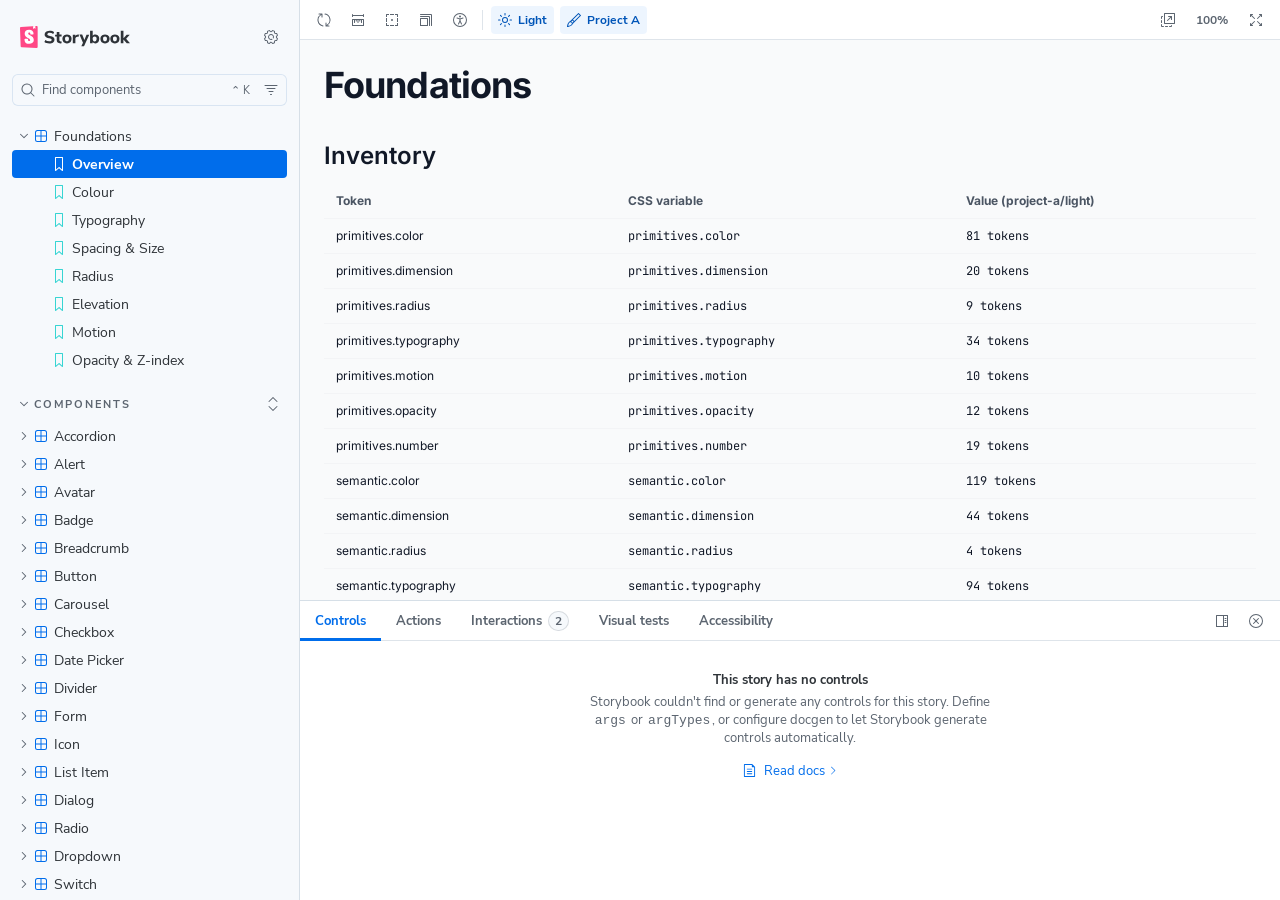
<file: index.html>
<!DOCTYPE html>
<html lang="en">
  <head>
    <meta charset="utf-8" />

    <title>storybook - Storybook</title>
    <meta name="viewport" content="width=device-width, initial-scale=1" />

    
    <link rel="icon" type="image/svg+xml" href="./favicon.svg" />
    
    <style>
      @font-face {
        font-family: 'Nunito Sans';
        font-style: normal;
        font-weight: 400;
        font-display: swap;
        src: url('./sb-common-assets/nunito-sans-regular.woff2') format('woff2');
      }

      @font-face {
        font-family: 'Nunito Sans';
        font-style: italic;
        font-weight: 400;
        font-display: swap;
        src: url('./sb-common-assets/nunito-sans-italic.woff2') format('woff2');
      }

      @font-face {
        font-family: 'Nunito Sans';
        font-style: normal;
        font-weight: 700;
        font-display: swap;
        src: url('./sb-common-assets/nunito-sans-bold.woff2') format('woff2');
      }

      @font-face {
        font-family: 'Nunito Sans';
        font-style: italic;
        font-weight: 700;
        font-display: swap;
        src: url('./sb-common-assets/nunito-sans-bold-italic.woff2') format('woff2');
      }
    </style>

    <link href="./sb-manager/runtime.js" rel="modulepreload" />

    
    <link href="./sb-addons/storybook-core-server-presets-0/common-manager-bundle.js" rel="modulepreload" />
    
    <link href="./sb-addons/chromatic-com-storybook-1/manager-bundle.js" rel="modulepreload" />
    
    <link href="./sb-addons/vitest-2/manager-bundle.js" rel="modulepreload" />
    
    <link href="./sb-addons/a11y-3/manager-bundle.js" rel="modulepreload" />
    
    <link href="./sb-addons/docs-4/manager-bundle.js" rel="modulepreload" />
      
<script>window.__CHROMATIC_STORYBOOK_ID__ = "89335b14c828c5a030eeadb90d9995906ad3ef33e5974e5a56a2ffc9ecd8b13f";</script> 

    <style>
      #storybook-root[hidden] {
        display: none !important;
      }
    </style>

    
  </head>
  <body>
    <div id="root"></div>

    
    <script>
      
        
          window['FEATURES'] = {
  "actions": true,
  "argTypeTargetsV7": true,
  "babelRemoveBugfixes": false,
  "backgrounds": true,
  "changeDetection": true,
  "componentsManifest": true,
  "controls": true,
  "disallowImplicitActionsInRenderV8": true,
  "highlight": true,
  "interactions": true,
  "legacyDecoratorFileOrder": false,
  "measure": true,
  "outline": true,
  "menuOnboardingChecklist": true,
  "sidebarOnboardingChecklist": true,
  "viewport": true
};
        
      
        
          window['REFS'] = {};
        
      
        
          window['LOGLEVEL'] = "info";
        
      
        
          window['DOCS_OPTIONS'] = {
  "defaultName": "Docs"
};
        
      
        
          window['CONFIG_TYPE'] = "PRODUCTION";
        
      
        
          window['DOCGEN_STORY_PREPARED'] = false;
        
      
        
      
        
      
        
          window['TAGS_OPTIONS'] = {};
        
      
        
          window['STORYBOOK_BUILDER'] = "vite";
        
      
        
          window['STORYBOOK_FRAMEWORK'] = "react-vite";
        
      
        
          window['STORYBOOK_RENDERER'] = "react";
        
      
        
      
    </script>
    

    <script type="module">
      import './sb-manager/globals-runtime.js';

      
        import './sb-addons/storybook-core-server-presets-0/common-manager-bundle.js';
      
        import './sb-addons/chromatic-com-storybook-1/manager-bundle.js';
      
        import './sb-addons/vitest-2/manager-bundle.js';
      
        import './sb-addons/a11y-3/manager-bundle.js';
      
        import './sb-addons/docs-4/manager-bundle.js';
      

      import './sb-manager/runtime.js';
    </script>
  </body>
</html>
</file>
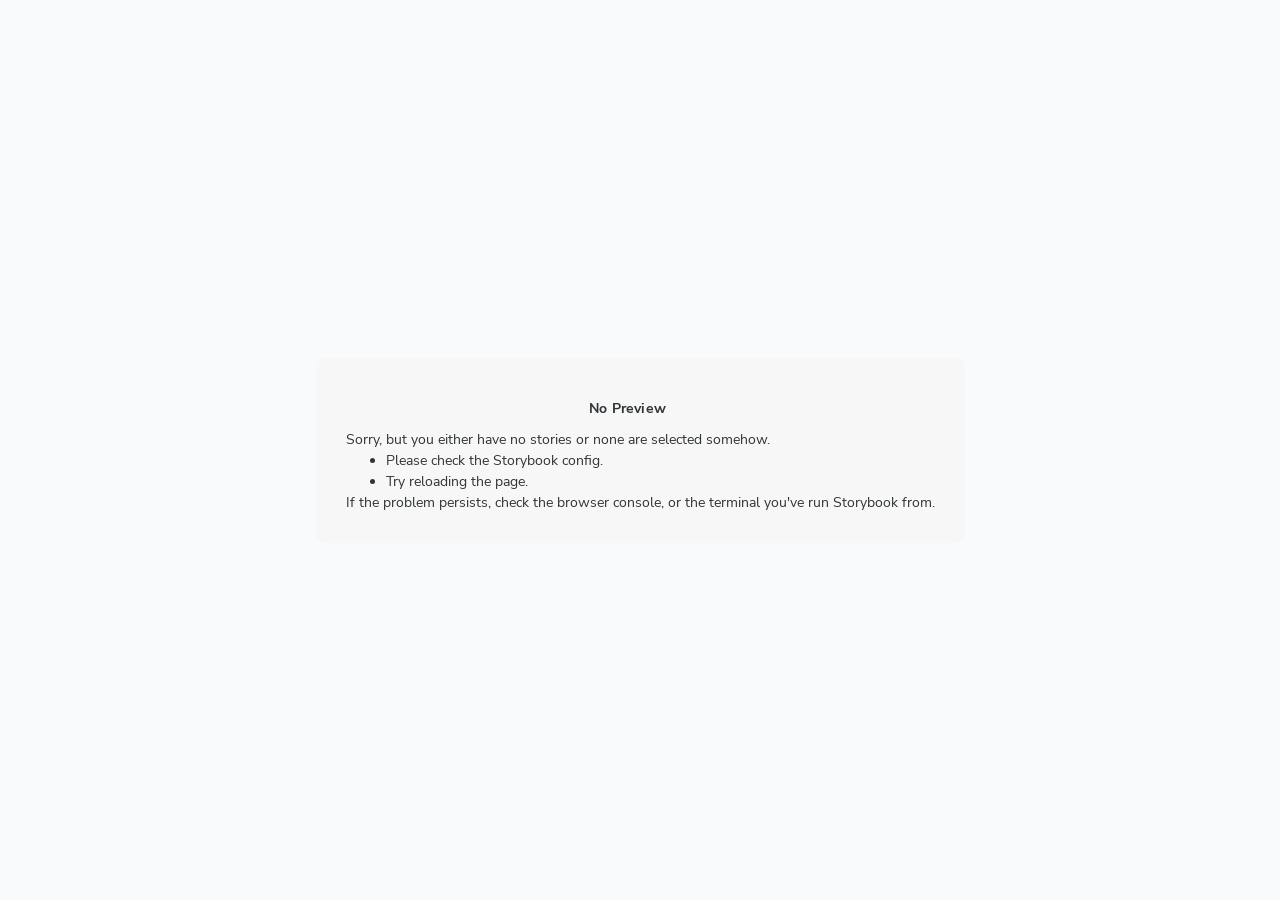
<file: iframe.html>
<!doctype html>
<!--suppress HtmlUnknownTarget -->
<html lang="en">
  <head><script type="module" src="./vite-inject-mocker-entry.js"></script>
    <meta charset="utf-8" />
    <title>Storybook</title>
    <meta name="viewport" content="width=device-width, initial-scale=1" />

    <style>@font-face{font-family:Nunito Sans;font-style:normal;font-weight:400;font-display:swap;src:url(./sb-common-assets/nunito-sans-regular.woff2)format("woff2")}@font-face{font-family:Nunito Sans;font-style:italic;font-weight:400;font-display:swap;src:url(./sb-common-assets/nunito-sans-italic.woff2)format("woff2")}@font-face{font-family:Nunito Sans;font-style:normal;font-weight:700;font-display:swap;src:url(./sb-common-assets/nunito-sans-bold.woff2)format("woff2")}@font-face{font-family:Nunito Sans;font-style:italic;font-weight:700;font-display:swap;src:url(./sb-common-assets/nunito-sans-bold-italic.woff2)format("woff2")}</style>

    <script>
      window.CONFIG_TYPE = 'PRODUCTION';
      window.LOGLEVEL = 'info';
      window.FRAMEWORK_OPTIONS = {};
      window.CHANNEL_OPTIONS = {};
      window.FEATURES = {"actions":true,"argTypeTargetsV7":true,"babelRemoveBugfixes":false,"backgrounds":true,"changeDetection":true,"componentsManifest":true,"controls":true,"disallowImplicitActionsInRenderV8":true,"highlight":true,"interactions":true,"legacyDecoratorFileOrder":false,"measure":true,"outline":true,"menuOnboardingChecklist":true,"sidebarOnboardingChecklist":true,"viewport":true};
      window.STORIES = [{"titlePrefix":"","directory":"./src","files":"**/*.mdx","importPathMatcher":"^\\.[\\\\/](?:src(?:\\/(?!\\.)(?:(?:(?!(?:^|\\/)\\.).)*?)\\/|\\/|$)(?!\\.)(?=.)[^/]*?\\.mdx)$"},{"titlePrefix":"","directory":"./src","files":"**/*.stories.@(ts|tsx)","importPathMatcher":"^\\.[\\\\/](?:src(?:\\/(?!\\.)(?:(?:(?!(?:^|\\/)\\.).)*?)\\/|\\/|$)(?!\\.)(?=.)[^/]*?\\.stories\\.(ts|tsx))$"}];
      window.DOCS_OPTIONS = {"defaultName":"Docs"};
      window.TAGS_OPTIONS = {};

      

      // We do this so that "module && module.hot" etc. in Storybook source code
      // doesn't fail (it will simply be disabled)
      window.module = undefined;
      window.global = window;
    </script>
    <base target="_parent" />

<style>
  /* While we aren't showing the main block yet, but still preparing, we want everything the user has rendered, which may or may not be in #storybook-root, to be display none */
  .sb-show-preparing-story:not(.sb-show-main) > :not(.sb-preparing-story) {
    display: none;
  }

  .sb-show-preparing-docs:not(.sb-show-main) > :not(.sb-preparing-docs) {
    display: none;
  }

  /* Hide our own blocks when we aren't supposed to be showing them */
  :not(.sb-show-preparing-story) > .sb-preparing-story,
  :not(.sb-show-preparing-docs) > .sb-preparing-docs,
  :not(.sb-show-nopreview) > .sb-nopreview,
  :not(.sb-show-errordisplay) > .sb-errordisplay {
    display: none;
  }

  .sb-show-main.sb-main-centered {
    margin: 0;
    display: flex;
    align-items: center;
    min-height: 100vh;
  }

  .sb-show-main.sb-main-centered #storybook-root {
    box-sizing: border-box;
    margin: auto;
    padding: 1rem;
    max-height: 100%;
    /* Hack for centering correctly in IE11 */
  }

  /* Vertical centering fix for IE11 */
  @media screen and (-ms-high-contrast: none), (-ms-high-contrast: active) {
    .sb-show-main.sb-main-centered:after {
      content: '';
      min-height: inherit;
      font-size: 0;
    }
  }

  .sb-show-main.sb-main-fullscreen {
    margin: 0;
    padding: 0;
    display: block;
  }

  .sb-show-main.sb-main-padded {
    margin: 0;
    padding: 1rem;
    display: block;
    box-sizing: border-box;
  }

  .sb-wrapper {
    position: fixed;
    top: 0;
    bottom: 0;
    left: 0;
    right: 0;
    box-sizing: border-box;

    padding: 40px;
    font-family:
      'Nunito Sans',
      -apple-system,
      '.SFNSText-Regular',
      'San Francisco',
      BlinkMacSystemFont,
      'Segoe UI',
      'Helvetica Neue',
      Helvetica,
      Arial,
      sans-serif;
    -webkit-font-smoothing: antialiased;
    overflow: auto;
  }

  @media (max-width: 700px) {
    .sb-wrapper {
      padding: 20px;
    }
  }

  @media (max-width: 500px) {
    .sb-wrapper {
      padding: 10px;
    }
  }

  .sb-heading {
    font-size: 14px;
    font-weight: 600;
    letter-spacing: 0.2px;
    margin: 10px 0;
    padding-right: 25px;
  }

  .sb-nopreview {
    display: flex;
    align-content: center;
    justify-content: center;
    box-sizing: border-box;
  }

  .sb-nopreview_main {
    margin: auto;
    padding: 30px;
    border-radius: 10px;
    background: rgb(247, 247, 247);
    color: rgb(46, 52, 56);
  }

  .sb-nopreview_main * {
    background: rgb(247, 247, 247);
    color: rgb(46, 52, 56);
  }

  .sb-nopreview_heading {
    text-align: center;
  }

  .sb-errordisplay {
    background: #f6f9fc;
    color: black;
    z-index: 999999;
    width: 100vw;
    min-height: 100vh;
    box-sizing: border-box;
  }

  .sb-errordisplay_main {
    margin: auto;
    padding: 24px;
    display: flex;
    box-sizing: border-box;

    flex-direction: column;
    min-height: 100%;
    width: 100%;
    border-radius: 6px;
    background: white;
    color: black;
    border: 1px solid #ff0000;
    box-shadow: 0 0 64px rgba(0, 0, 0, 0.1);
    gap: 24px;
  }

  .sb-errordisplay_main ol {
    padding-left: 18px;
    margin: 0;
  }

  /* Redefine colors to ensure readability regardless of user-provided * selectors. */
  .sb-errordisplay_main * {
    background: white;
    color: black;
  }

  /* Exclude error code block from the universal reset to preserve ANSI colors and dark theme */
  .sb-errordisplay_main .sb-errordisplay_code,
  .sb-errordisplay_main .sb-errordisplay_code * {
    background: #242424;
    color: #c6c6c6;
  }

  .sb-errordisplay_main h1 {
    font-family: inherit;
    font-size: 22px;
    font-weight: 400;
    line-height: 30px;
    margin: 0;
  }

  .sb-errordisplay_main h1::before {
    content: '';
    display: inline-block;
    width: 12px;
    height: 12px;
    background: #ff4400;
    border-radius: 50%;
    margin-right: 8px;
  }

  .sb-errordisplay_main p,
  .sb-errordisplay_main ol {
    font-family: inherit;
    font-size: 14px;
    font-weight: 400;
    line-height: 19px;
    margin: 0;
  }

  .sb-errordisplay_main li + li {
    margin: 0;
    padding: 0;
    padding-top: 12px;
  }

  .sb-errordisplay_main a {
    color: currentColor;
  }

  .sb-errordisplay_main .sb-errordisplay_code {
    padding: 10px;
    flex: 1;
    background: #242424;
    color: #c6c6c6;
    box-sizing: border-box;

    font-size: 14px;
    font-weight: 400;
    line-height: 19px;
    border-radius: 4px;

    font-family:
      'Operator Mono', 'Fira Code Retina', 'Fira Code', 'FiraCode-Retina', 'Andale Mono',
      'Lucida Console', Consolas, Monaco, monospace;
    margin: 0;
    overflow: auto;
  }

  .sb-errordisplay_main .sb-errordisplay_code code {
    background-color: inherit;
    color: inherit;
  }

  .sb-errordisplay_main .sb-errordisplay_code {
    white-space: pre-wrap;
  }

  @-webkit-keyframes sb-rotate360 {
    from {
      transform: rotate(0deg);
    }

    to {
      transform: rotate(360deg);
    }
  }

  @keyframes sb-rotate360 {
    from {
      transform: rotate(0deg);
    }

    to {
      transform: rotate(360deg);
    }
  }

  @-webkit-keyframes sb-glow {
    0%,
    100% {
      opacity: 1;
    }

    50% {
      opacity: 0.4;
    }
  }

  @keyframes sb-glow {
    0%,
    100% {
      opacity: 1;
    }

    50% {
      opacity: 0.4;
    }
  }

  /* We display the preparing loaders *over* the rendering story */
  .sb-preparing-story,
  .sb-preparing-docs {
    background-color: white;
    /* Maximum possible z-index. It would be better to use stacking contexts to ensure it's always
    on top, but this isn't possible as it would require making CSS changes that could affect user code */
    z-index: 2147483647;
  }

  .sb-loader {
    -webkit-animation: sb-rotate360 0.7s linear infinite;
    animation: sb-rotate360 0.7s linear infinite;
    border-color: rgba(97, 97, 97, 0.29);
    border-radius: 50%;
    border-style: solid;
    border-top-color: #646464;
    border-width: 2px;
    display: inline-block;
    height: 32px;
    left: 50%;
    margin-left: -16px;
    margin-top: -16px;
    mix-blend-mode: difference;
    overflow: hidden;
    position: absolute;
    top: 50%;
    transition: all 200ms ease-out;
    vertical-align: top;
    width: 32px;
    z-index: 4;
  }

  .sb-previewBlock {
    background: #fff;
    border: 1px solid rgba(0, 0, 0, 0.1);
    border-radius: 4px;
    box-shadow: rgba(0, 0, 0, 0.1) 0 1px 3px 0;
    margin: 25px auto 40px;
    max-width: 600px;
  }

  .sb-previewBlock_header {
    align-items: center;
    box-shadow: rgba(0, 0, 0, 0.1) 0 -1px 0 0 inset;
    display: flex;
    gap: 14px;
    height: 40px;
    padding: 0 12px;
  }

  .sb-previewBlock_icon {
    -webkit-animation: sb-glow 1.5s ease-in-out infinite;
    animation: sb-glow 1.5s ease-in-out infinite;
    background: #e6e6e6;
    height: 14px;
    width: 14px;
  }

  .sb-previewBlock_icon:last-child {
    margin-left: auto;
  }

  .sb-previewBlock_body {
    -webkit-animation: sb-glow 1.5s ease-in-out infinite;
    animation: sb-glow 1.5s ease-in-out infinite;
    height: 182px;
    position: relative;
  }

  .sb-argstableBlock {
    border-collapse: collapse;
    border-spacing: 0;
    font-size: 13px;
    line-height: 20px;
    margin: 25px auto 40px;
    max-width: 600px;
    text-align: left;
    width: 100%;
  }

  .sb-argstableBlock th:first-of-type,
  .sb-argstableBlock td:first-of-type {
    padding-left: 20px;
  }

  .sb-argstableBlock th:nth-of-type(2),
  .sb-argstableBlock td:nth-of-type(2) {
    width: 35%;
  }

  .sb-argstableBlock th:nth-of-type(3),
  .sb-argstableBlock td:nth-of-type(3) {
    width: 15%;
  }

  .sb-argstableBlock th:last-of-type,
  .sb-argstableBlock td:last-of-type {
    width: 25%;
    padding-right: 20px;
  }

  .sb-argstableBlock th span,
  .sb-argstableBlock td span {
    -webkit-animation: sb-glow 1.5s ease-in-out infinite;
    animation: sb-glow 1.5s ease-in-out infinite;
    background-color: rgba(0, 0, 0, 0.1);
    border-radius: 0;
    box-shadow: none;
    color: transparent;
  }

  .sb-argstableBlock th {
    padding: 10px 15px;
  }

  .sb-argstableBlock-body {
    border-radius: 4px;
    box-shadow:
      rgba(0, 0, 0, 0.1) 0 1px 3px 1px,
      rgba(0, 0, 0, 0.065) 0 0 0 1px;
  }

  .sb-argstableBlock-body tr {
    background: transparent;
    overflow: hidden;
  }

  .sb-argstableBlock-body tr:not(:first-child) {
    border-top: 1px solid #e6e6e6;
  }

  .sb-argstableBlock-body tr:first-child td:first-child {
    border-top-left-radius: 4px;
  }

  .sb-argstableBlock-body tr:first-child td:last-child {
    border-top-right-radius: 4px;
  }

  .sb-argstableBlock-body tr:last-child td:first-child {
    border-bottom-left-radius: 4px;
  }

  .sb-argstableBlock-body tr:last-child td:last-child {
    border-bottom-right-radius: 4px;
  }

  .sb-argstableBlock-body td {
    background: #fff;
    padding-bottom: 10px;
    padding-top: 10px;
    vertical-align: top;
  }

  .sb-argstableBlock-body td:not(:first-of-type) {
    padding-left: 15px;
    padding-right: 15px;
  }

  .sb-argstableBlock-body button {
    -webkit-animation: sb-glow 1.5s ease-in-out infinite;
    animation: sb-glow 1.5s ease-in-out infinite;
    background-color: rgba(0, 0, 0, 0.1);
    border: 0;
    border-radius: 0;
    box-shadow: none;
    color: transparent;
    display: inline;
    font-size: 12px;
    line-height: 1;
    padding: 10px 16px;
  }

  .sb-argstableBlock-summary {
    margin-top: 4px;
  }

  .sb-argstableBlock-code {
    margin-right: 4px;
    margin-bottom: 4px;
    padding: 2px 5px;
  }

  .sb-sr-only,
  .sb-hidden-until-focus:not(:focus) {
    position: absolute;
    width: 1px;
    height: 1px;
    padding: 0px;
    margin: -1px;
    overflow: hidden;
    clip: rect(0, 0, 0, 0);
    border: none;
  }

  .sb-hidden-until-focus {
    opacity: 0;
    transition: opacity 150ms ease-out;
  }

  .sb-hidden-until-focus:focus {
    opacity: 1;
  }
</style>

<script>
  /* globals window */
  try {
    if (window.top !== window) {
      window.__REACT_DEVTOOLS_GLOBAL_HOOK__ = window.top.__REACT_DEVTOOLS_GLOBAL_HOOK__;
      window.__VUE_DEVTOOLS_GLOBAL_HOOK__ = window.top.__VUE_DEVTOOLS_GLOBAL_HOOK__;
      window.top.__VUE_DEVTOOLS_CONTEXT__ = window.document;
    }
  } catch (e) {
    // eslint-disable-next-line no-console
    console.warn('unable to connect to top frame for connecting dev tools');
  }
</script>

    <script type="module" crossorigin src="./assets/iframe-Bv1rcwqC.js"></script>
    <link rel="modulepreload" crossorigin href="./assets/rolldown-runtime-sJBDdmOt.js">
    <link rel="modulepreload" crossorigin href="./assets/preload-helper-2GovK0wV.js">
    <link rel="modulepreload" crossorigin href="./assets/chunk-S6AASC6I-D9Pk2YxV.js">
    <link rel="modulepreload" crossorigin href="./assets/chunk-IMSF75WX-CjLAjAi6.js">
    <link rel="modulepreload" crossorigin href="./assets/iframe-DQIYlc9s.js">
    <link rel="stylesheet" crossorigin href="./assets/iframe-IF2ZXl5E.css">
  </head>

  <body>
    <div class="sb-preparing-story sb-wrapper">
  <div class="sb-loader"></div>
</div>

<div class="sb-preparing-docs sb-wrapper">
  <div class="sb-previewBlock">
    <div class="sb-previewBlock_header">
      <div class="sb-previewBlock_icon"></div>
      <div class="sb-previewBlock_icon"></div>
      <div class="sb-previewBlock_icon"></div>
      <div class="sb-previewBlock_icon"></div>
    </div>
    <div class="sb-previewBlock_body">
      <div class="sb-loader"></div>
    </div>
  </div>
  <table aria-hidden="true" class="sb-argstableBlock">
    <thead class="sb-argstableBlock-head">
      <tr>
        <th><span>Name</span></th>
        <th><span>Description</span></th>
        <th><span>Default</span></th>
        <th><span>Control </span></th>
      </tr>
    </thead>
    <tbody class="sb-argstableBlock-body">
      <tr>
        <td><span>propertyName</span><span title="Required">*</span></td>
        <td>
          <div><span>This is a short description</span></div>
          <div class="sb-argstableBlock-summary">
            <div><span class="sb-argstableBlock-code">summary</span></div>
          </div>
        </td>
        <td>
          <div><span class="sb-argstableBlock-code">defaultValue</span></div>
        </td>
        <td><button>Set string</button></td>
      </tr>
      <tr>
        <td><span>propertyName</span><span>*</span></td>
        <td>
          <div><span>This is a short description</span></div>
          <div class="sb-argstableBlock-summary">
            <div><span class="sb-argstableBlock-code">summary</span></div>
          </div>
        </td>
        <td>
          <div><span class="sb-argstableBlock-code">defaultValue</span></div>
        </td>
        <td><button>Set string</button></td>
      </tr>
      <tr>
        <td><span>propertyName</span><span>*</span></td>
        <td>
          <div><span>This is a short description</span></div>
          <div class="sb-argstableBlock-summary">
            <div><span class="sb-argstableBlock-code">summary</span></div>
          </div>
        </td>
        <td>
          <div><span class="sb-argstableBlock-code">defaultValue</span></div>
        </td>
        <td><button>Set string</button></td>
      </tr>
    </tbody>
  </table>
</div>

<div class="sb-nopreview sb-wrapper">
  <div class="sb-nopreview_main">
    <h1 class="sb-nopreview_heading sb-heading">No Preview</h1>
    <p>Sorry, but you either have no stories or none are selected somehow.</p>
    <ul>
      <li>Please check the Storybook config.</li>
      <li>Try reloading the page.</li>
    </ul>
    <p>
      If the problem persists, check the browser console, or the terminal you've run Storybook from.
    </p>
  </div>
</div>

<div class="sb-errordisplay sb-wrapper">
  <div class="sb-errordisplay_main">
    <h1 id="error-message"></h1>
    <p>
      The component failed to render properly, likely due to a configuration issue in Storybook.
      Here are some common causes and how you can address them:
    </p>
    <ol>
      <li>
        <strong>Missing Context/Providers</strong>: You can use decorators to supply specific
        contexts or providers, which are sometimes necessary for components to render correctly. For
        detailed instructions on using decorators, please visit the
        <a href="https://storybook.js.org/docs/writing-stories/decorators"
          >Decorators documentation</a
        >.
      </li>
      <li>
        <strong>Misconfigured Webpack or Vite</strong>: Verify that Storybook picks up all necessary
        settings for loaders, plugins, and other relevant parameters. You can find step-by-step
        guides for configuring
        <a href="https://storybook.js.org/docs/builders/webpack">Webpack</a> or
        <a href="https://storybook.js.org/docs/builders/vite">Vite</a>
        with Storybook.
      </li>
      <li>
        <strong>Missing Environment Variables</strong>: Your Storybook may require specific
        environment variables to function as intended. You can set up custom environment variables
        as outlined in the
        <a href="https://storybook.js.org/docs/configure/environment-variables"
          >Environment Variables documentation</a
        >.
      </li>
    </ol>
    <pre class="sb-errordisplay_code"><code id="error-stack"></code></pre>
  </div>
</div>

    <div id="storybook-root"></div>
    <div id="storybook-docs"></div>
    <script>
      function __onViteAppLoadingError(event) {
        const hostname = globalThis.location.hostname;
        if (hostname !== 'localhost' && globalThis.CONFIG_TYPE === 'DEVELOPMENT') {
          const message = `Failed to load the Storybook preview file 'vite-app.js':

      It looks like you're visiting the Storybook development server on another hostname than localhost: '${hostname}', but you haven't configured the necessary security features to support this.
      Please re-run your Storybook development server with the '--host ${hostname}' flag, or manually configure your Vite allowedHosts configuration with viteFinal.

      See:`;
          const docs = [
            'https://storybook.js.org/docs/api/cli-options#dev',
            'https://storybook.js.org/docs/api/main-config/main-config-vite-final',
            'https://vite.dev/config/server-options.html#server-allowedhosts',
          ];
          console.error(`${message}\n${docs.map((doc) => `- ${doc}`).join('\n')}`);

          document.getElementById('storybook-root').innerHTML =
            `<p style="color: red; max-width: 70ch">${message.replaceAll(
              '\n',
              '<br/>'
            )}<ul>${docs.map((doc) => `<li><a href='${doc}' target='_blank'>${doc}</a></li>`).join('')}</ul></p>`;
          return;
        }
      }
    </script>
  </body>
</html>
</file>
<file: assets/iframe-IF2ZXl5E.css>
@font-face{font-family:Inter Variable;font-style:normal;font-display:swap;font-weight:100 900;src:url(./inter-cyrillic-ext-wght-normal-BOeWTOD4.woff2)format("woff2-variations");unicode-range:U+460-52F,U+1C80-1C8A,U+20B4,U+2DE0-2DFF,U+A640-A69F,U+FE2E-FE2F}@font-face{font-family:Inter Variable;font-style:normal;font-display:swap;font-weight:100 900;src:url(./inter-cyrillic-wght-normal-DqGufNeO.woff2)format("woff2-variations");unicode-range:U+301,U+400-45F,U+490-491,U+4B0-4B1,U+2116}@font-face{font-family:Inter Variable;font-style:normal;font-display:swap;font-weight:100 900;src:url(./inter-greek-ext-wght-normal-DlzME5K_.woff2)format("woff2-variations");unicode-range:U+1F??}@font-face{font-family:Inter Variable;font-style:normal;font-display:swap;font-weight:100 900;src:url(./inter-greek-wght-normal-CkhJZR-_.woff2)format("woff2-variations");unicode-range:U+370-377,U+37A-37F,U+384-38A,U+38C,U+38E-3A1,U+3A3-3FF}@font-face{font-family:Inter Variable;font-style:normal;font-display:swap;font-weight:100 900;src:url(./inter-vietnamese-wght-normal-CBcvBZtf.woff2)format("woff2-variations");unicode-range:U+102-103,U+110-111,U+128-129,U+168-169,U+1A0-1A1,U+1AF-1B0,U+300-301,U+303-304,U+308-309,U+323,U+329,U+1EA0-1EF9,U+20AB}@font-face{font-family:Inter Variable;font-style:normal;font-display:swap;font-weight:100 900;src:url(./inter-latin-ext-wght-normal-DO1Apj_S.woff2)format("woff2-variations");unicode-range:U+100-2BA,U+2BD-2C5,U+2C7-2CC,U+2CE-2D7,U+2DD-2FF,U+304,U+308,U+329,U+1D00-1DBF,U+1E00-1E9F,U+1EF2-1EFF,U+2020,U+20A0-20AB,U+20AD-20C0,U+2113,U+2C60-2C7F,U+A720-A7FF}@font-face{font-family:Inter Variable;font-style:normal;font-display:swap;font-weight:100 900;src:url(./inter-latin-wght-normal-Dx4kXJAl.woff2)format("woff2-variations");unicode-range:U+??,U+131,U+152-153,U+2BB-2BC,U+2C6,U+2DA,U+2DC,U+304,U+308,U+329,U+2000-206F,U+20AC,U+2122,U+2191,U+2193,U+2212,U+2215,U+FEFF,U+FFFD}@font-face{font-family:JetBrains Mono;font-style:normal;font-display:swap;font-weight:400;src:url([data-uri])format("woff2"),url([data-uri])format("woff");unicode-range:U+460-52F,U+1C80-1C8A,U+20B4,U+2DE0-2DFF,U+A640-A69F,U+FE2E-FE2F}@font-face{font-family:JetBrains Mono;font-style:normal;font-display:swap;font-weight:400;src:url(./jetbrains-mono-cyrillic-400-normal-BEIGL1Tu.woff2)format("woff2"),url(./jetbrains-mono-cyrillic-400-normal-ugxPyKxw.woff)format("woff");unicode-range:U+301,U+400-45F,U+490-491,U+4B0-4B1,U+2116}@font-face{font-family:JetBrains Mono;font-style:normal;font-display:swap;font-weight:400;src:url(./jetbrains-mono-greek-400-normal-C190GLew.woff2)format("woff2"),url(./jetbrains-mono-greek-400-normal-B9oWc5Lo.woff)format("woff");unicode-range:U+370-377,U+37A-37F,U+384-38A,U+38C,U+38E-3A1,U+3A3-3FF}@font-face{font-family:JetBrains Mono;font-style:normal;font-display:swap;font-weight:400;src:url([data-uri])format("woff2"),url(./jetbrains-mono-vietnamese-400-normal-CqNFfHCs.woff)format("woff");unicode-range:U+102-103,U+110-111,U+128-129,U+168-169,U+1A0-1A1,U+1AF-1B0,U+300-301,U+303-304,U+308-309,U+323,U+329,U+1EA0-1EF9,U+20AB}@font-face{font-family:JetBrains Mono;font-style:normal;font-display:swap;font-weight:400;src:url(./jetbrains-mono-latin-ext-400-normal-Bc8Ftmh3.woff2)format("woff2"),url(./jetbrains-mono-latin-ext-400-normal-fXTG6kC5.woff)format("woff");unicode-range:U+100-2BA,U+2BD-2C5,U+2C7-2CC,U+2CE-2D7,U+2DD-2FF,U+304,U+308,U+329,U+1D00-1DBF,U+1E00-1E9F,U+1EF2-1EFF,U+2020,U+20A0-20AB,U+20AD-20C0,U+2113,U+2C60-2C7F,U+A720-A7FF}@font-face{font-family:JetBrains Mono;font-style:normal;font-display:swap;font-weight:400;src:url(./jetbrains-mono-latin-400-normal-V6pRDFza.woff2)format("woff2"),url(./jetbrains-mono-latin-400-normal-6-qcROiO.woff)format("woff");unicode-range:U+??,U+131,U+152-153,U+2BB-2BC,U+2C6,U+2DA,U+2DC,U+304,U+308,U+329,U+2000-206F,U+20AC,U+2122,U+2191,U+2193,U+2212,U+2215,U+FEFF,U+FFFD}:root,[data-project]{--color-gray-50:#f9fafb;--color-gray-100:#f3f4f6;--color-gray-200:#e5e7eb;--color-gray-300:#d1d5db;--color-gray-400:#9ca3af;--color-gray-500:#6b7280;--color-gray-600:#4b5563;--color-gray-700:#374151;--color-gray-800:#1f2937;--color-gray-900:#111827;--color-gray-950:#030712;--color-brand-50:#eef2ff;--color-brand-100:#e0e7ff;--color-brand-200:#c7d2fe;--color-brand-300:#a5b4fc;--color-brand-400:#818cf8;--color-brand-500:#6366f1;--color-brand-600:#4f46e5;--color-brand-700:#4338ca;--color-brand-800:#3730a3;--color-brand-900:#312e81;--color-brand-950:#1e1b4b;--color-success-50:#f0fdf4;--color-success-100:#dcfce7;--color-success-200:#bbf7d0;--color-success-300:#86efac;--color-success-400:#4ade80;--color-success-500:#22c55e;--color-success-600:#16a34a;--color-success-700:#15803d;--color-success-800:#166534;--color-success-900:#14532d;--color-success-950:#052e16;--color-warning-50:#fffbeb;--color-warning-100:#fef3c7;--color-warning-200:#fde68a;--color-warning-300:#fcd34d;--color-warning-400:#fbbf24;--color-warning-500:#f59e0b;--color-warning-600:#d97706;--color-warning-700:#b45309;--color-warning-800:#92400e;--color-warning-900:#78350f;--color-warning-950:#451a03;--color-danger-50:#fef2f2;--color-danger-100:#fee2e2;--color-danger-200:#fecaca;--color-danger-300:#fca5a5;--color-danger-400:#f87171;--color-danger-500:#dc2626;--color-danger-600:#c81e1e;--color-danger-700:#b91c1c;--color-danger-800:#991b1b;--color-danger-900:#7f1d1d;--color-danger-950:#450a0a;--color-info-50:#eff6ff;--color-info-100:#dbeafe;--color-info-200:#bfdbfe;--color-info-300:#93c5fd;--color-info-400:#60a5fa;--color-info-500:#2563eb;--color-info-600:#1d4ed8;--color-info-700:#1e40af;--color-info-800:#1e3a8a;--color-info-900:#1e3a8a;--color-info-950:#172554;--color-black:#000;--color-white:#fff;--color-transparent:#0000;--color-white-alpha-0:#fff0;--color-black-alpha-0:#0000;--color-white-alpha-15:#ffffff26;--color-black-alpha-15:#00000026;--color-white-alpha-25:#ffffff40;--color-black-alpha-25:#00000040;--color-white-alpha-50:#ffffff80;--color-black-alpha-50:#00000080;--color-white-alpha-75:#ffffffbf;--color-black-alpha-75:#000000bf;--white-alpha-90:#ffffffe5;--black-alpha-90:#000000e5;--size-0:0;--size-1:4px;--size-2:8px;--size-3:12px;--size-4:16px;--size-5:20px;--size-6:24px;--size-8:32px;--size-10:40px;--size-12:48px;--size-14:56px;--size-16:64px;--size-20:80px;--size-24:96px;--size-32:128px;--size-100:400px;--size-120:480px;--size-160:640px;--size-7:28px;--size-11:44px;--radius-none:0;--radius-xs:2px;--radius-sm:4px;--radius-md:6px;--radius-lg:8px;--radius-xl:12px;--radius-2xl:16px;--radius-3xl:24px;--radius-full:9999px;--typography-family-sans:"Inter Variable", "Inter", system-ui, -apple-system, "Segoe UI", sans-serif;--typography-family-mono:"JetBrains Mono", ui-monospace, SFMono-Regular, Menlo, monospace;--typography-size-xs:11px;--typography-size-sm:12px;--typography-size-md:14px;--typography-size-lg:16px;--typography-size-xl:20px;--typography-size-2xl:24px;--typography-size-3xl:30px;--typography-size-4xl:36px;--typography-size-5xl:48px;--typography-weight-regular:400;--typography-weight-medium:500;--typography-weight-semibold:600;--typography-weight-bold:700;--typography-line-height-tight:1.2;--typography-line-height-snug:1.375;--typography-line-height-normal:1.5;--typography-line-height-relaxed:1.625;--typography-letter-spacing-tight:-.025em;--typography-letter-spacing-normal:0;--typography-letter-spacing-wide:.025em;--typography-letter-spacing-wider:.05em;--line-height-px-16:16px;--line-height-px-18:18px;--line-height-px-20:20px;--line-height-px-21:21px;--line-height-px-24:24px;--line-height-px-58:58px;--line-height-px-43:43px;--line-height-px-41:41px;--line-height-px-33:33px;--line-height-px-28:28px;--line-height-px-17:17px;--motion-duration-instant:0;--motion-duration-fast:.1s;--motion-duration-normal:.2s;--motion-duration-slow:.3s;--motion-duration-slower:.5s;--motion-easing-linear:linear;--motion-easing-ease-in:cubic-bezier(.4, 0, 1, 1);--motion-easing-ease-out:cubic-bezier(0, 0, .2, 1);--motion-easing-ease-in-out:cubic-bezier(.4, 0, .2, 1);--motion-easing-spring:cubic-bezier(.34, 1.56, .64, 1);--opacity-0:0;--opacity-5:.05;--opacity-10:.1;--opacity-20:.2;--opacity-30:.3;--opacity-40:.4;--opacity-50:.5;--opacity-60:.6;--opacity-70:.7;--opacity-80:.8;--opacity-90:.9;--opacity-100:1;--stroke-width-0:0;--stroke-width-1:1px;--stroke-width-2:2px;--stroke-width-3:3px;--stroke-width-4:4px;--z-index-base:0;--z-index-raised:100;--z-index-dropdown:200;--z-index-sticky:300;--z-index-overlay:400;--z-index-modal:500;--z-index-popover:600;--z-index-tooltip:700;--breakpoint-xs:320px;--breakpoint-sm:480px;--breakpoint-md:768px;--breakpoint-lg:1024px;--breakpoint-xl:1280px;--breakpoint-2xl:1440px;--space-inline-xs:var(--size-1);--space-inline-sm:var(--size-2);--space-inline-md:var(--size-3);--space-inline-lg:var(--size-4);--space-inline-xl:var(--size-6);--space-inset-xs:var(--size-1);--space-inset-sm:var(--size-2);--space-inset-md:var(--size-3);--space-inset-lg:var(--size-4);--space-inset-xl:var(--size-6);--space-stack-xs:var(--size-2);--space-stack-sm:var(--size-3);--space-stack-md:var(--size-4);--space-stack-lg:var(--size-6);--space-stack-xl:var(--size-8);--space-stack-2xl:var(--size-12);--space-inline-compact:var(--size-1);--space-inset-compact:var(--size-2);--space-stack-compact:var(--size-3);--space-indent-level-1:var(--size-4);--space-indent-level-2:var(--size-8);--space-indent-level-3:var(--size-12);--space-indent-level-4:var(--size-16);--size-control-sm:var(--size-8);--size-control-md:var(--size-10);--size-control-lg:var(--size-12);--size-icon-sm:var(--size-4);--size-icon-md:var(--size-5);--size-icon-lg:var(--size-6);--size-avatar-sm:var(--size-6);--size-avatar-md:var(--size-8);--size-avatar-lg:var(--size-10);--size-avatar-xl:var(--size-12);--container-xs:var(--breakpoint-xs);--container-sm:var(--breakpoint-sm);--container-md:var(--breakpoint-md);--container-lg:var(--breakpoint-lg);--container-xl:var(--breakpoint-xl);--stroke-width-default:var(--stroke-width-1);--stroke-width-strong:var(--stroke-width-2);--stroke-width-focus:var(--stroke-width-3);--size-dialog-sm:var(--size-100);--size-dialog-md:var(--size-120);--size-dialog-lg:var(--size-160);--radius-control:var(--radius-md);--radius-surface:var(--radius-lg);--radius-overlay:var(--radius-xl);--radius-badge:var(--radius-full);--text-style-display-lg-family:var(--typography-family-sans);--text-style-display-lg-size:var(--typography-size-5xl);--text-style-display-lg-weight:var(--typography-weight-bold);--text-style-display-lg-line-height:var(--line-height-px-58);--text-style-display-lg-letter-spacing:var(--typography-letter-spacing-tight);--text-style-display-md-family:var(--typography-family-sans);--text-style-display-md-size:var(--typography-size-4xl);--text-style-display-md-weight:var(--typography-weight-bold);--text-style-display-md-line-height:var(--line-height-px-43);--text-style-display-md-letter-spacing:var(--typography-letter-spacing-tight);--text-style-heading-xl-family:var(--typography-family-sans);--text-style-heading-xl-size:var(--typography-size-3xl);--text-style-heading-xl-weight:var(--typography-weight-semibold);--text-style-heading-xl-line-height:var(--line-height-px-41);--text-style-heading-xl-letter-spacing:var(--typography-letter-spacing-normal);--text-style-heading-lg-family:var(--typography-family-sans);--text-style-heading-lg-size:var(--typography-size-2xl);--text-style-heading-lg-weight:var(--typography-weight-semibold);--text-style-heading-lg-line-height:var(--line-height-px-33);--text-style-heading-lg-letter-spacing:var(--typography-letter-spacing-normal);--text-style-heading-md-family:var(--typography-family-sans);--text-style-heading-md-size:var(--typography-size-xl);--text-style-heading-md-weight:var(--typography-weight-semibold);--text-style-heading-md-line-height:var(--line-height-px-28);--text-style-heading-md-letter-spacing:var(--typography-letter-spacing-normal);--text-style-heading-sm-family:var(--typography-family-sans);--text-style-heading-sm-size:var(--typography-size-lg);--text-style-heading-sm-weight:var(--typography-weight-semibold);--text-style-heading-sm-line-height:var(--line-height-px-24);--text-style-heading-sm-letter-spacing:var(--typography-letter-spacing-normal);--text-style-heading-xs-family:var(--typography-family-sans);--text-style-heading-xs-size:var(--typography-size-md);--text-style-heading-xs-weight:var(--typography-weight-semibold);--text-style-heading-xs-line-height:var(--line-height-px-21);--text-style-heading-xs-letter-spacing:var(--typography-letter-spacing-normal);--text-style-body-lg-family:var(--typography-family-sans);--text-style-body-lg-size:var(--typography-size-lg);--text-style-body-lg-weight:var(--typography-weight-regular);--text-style-body-lg-line-height:var(--line-height-px-24);--text-style-body-lg-letter-spacing:var(--typography-letter-spacing-normal);--text-style-body-md-family:var(--typography-family-sans);--text-style-body-md-size:var(--typography-size-md);--text-style-body-md-weight:var(--typography-weight-regular);--text-style-body-md-line-height:var(--line-height-px-21);--text-style-body-md-letter-spacing:var(--typography-letter-spacing-normal);--text-style-body-sm-family:var(--typography-family-sans);--text-style-body-sm-size:var(--typography-size-sm);--text-style-body-sm-weight:var(--typography-weight-regular);--text-style-body-sm-line-height:var(--line-height-px-18);--text-style-body-sm-letter-spacing:var(--typography-letter-spacing-normal);--text-style-label-lg-family:var(--typography-family-sans);--text-style-label-lg-size:var(--typography-size-md);--text-style-label-lg-weight:var(--typography-weight-medium);--text-style-label-lg-line-height:var(--line-height-px-21);--text-style-label-lg-letter-spacing:var(--typography-letter-spacing-normal);--text-style-label-md-family:var(--typography-family-sans);--text-style-label-md-size:var(--typography-size-sm);--text-style-label-md-weight:var(--typography-weight-medium);--text-style-label-md-line-height:var(--line-height-px-18);--text-style-label-md-letter-spacing:var(--typography-letter-spacing-normal);--text-style-label-sm-family:var(--typography-family-sans);--text-style-label-sm-size:var(--typography-size-xs);--text-style-label-sm-weight:var(--typography-weight-medium);--text-style-label-sm-line-height:var(--line-height-px-17);--text-style-label-sm-letter-spacing:var(--typography-letter-spacing-wide);--text-style-caption-md-family:var(--typography-family-sans);--text-style-caption-md-size:var(--typography-size-sm);--text-style-caption-md-weight:var(--typography-weight-regular);--text-style-caption-md-line-height:var(--line-height-px-18);--text-style-caption-md-letter-spacing:var(--typography-letter-spacing-normal);--text-style-caption-sm-family:var(--typography-family-sans);--text-style-caption-sm-size:var(--typography-size-xs);--text-style-caption-sm-weight:var(--typography-weight-regular);--text-style-caption-sm-line-height:var(--line-height-px-17);--text-style-caption-sm-letter-spacing:var(--typography-letter-spacing-normal);--text-style-code-md-family:var(--typography-family-mono);--text-style-code-md-size:var(--typography-size-md);--text-style-code-md-weight:var(--typography-weight-regular);--text-style-code-md-line-height:var(--line-height-px-21);--text-style-code-md-letter-spacing:var(--typography-letter-spacing-normal);--text-style-code-sm-family:var(--typography-family-mono);--text-style-code-sm-size:var(--typography-size-sm);--text-style-code-sm-weight:var(--typography-weight-regular);--text-style-code-sm-line-height:var(--line-height-px-18);--text-style-code-sm-letter-spacing:var(--typography-letter-spacing-normal);--text-style-label-sm-line-height-px:var(--line-height-px-16);--text-style-label-md-line-height-px:var(--line-height-px-18);--text-style-label-lg-line-height-px:var(--line-height-px-20);--text-style-body-md-line-height-px:var(--line-height-px-20);--text-style-caption-md-line-height-px:var(--line-height-px-18);--text-style-caption-sm-line-height-px:var(--line-height-px-16);--text-style-heading-xs-line-height-px:var(--line-height-px-21);--text-style-body-sm-line-height-px:var(--line-height-px-18);--text-style-heading-sm-line-height-px:var(--line-height-px-24);--motion-speed-fast:var(--motion-duration-fast);--motion-speed-normal:var(--motion-duration-normal);--motion-speed-slow:var(--motion-duration-slow);--opacity-disabled:var(--opacity-40);--opacity-subtle:var(--opacity-50);--opacity-overlay:var(--opacity-70);--opacity-full:var(--opacity-100);--shadow-1:0px 1px 2px 0px #0000000d;--shadow-2:0px 2px 4px 0px #00000014;--shadow-3:0px 4px 8px 0px #0000001a;--shadow-4:0px 8px 16px 0px #0000001f;--shadow-5:0px 16px 32px 0px #00000029;--elevation-surface:0px 1px 2px 0px #0000000d;--elevation-raised:0px 2px 4px 0px #00000014;--elevation-overlay:0px 4px 8px 0px #0000001a;--elevation-modal:0px 8px 16px 0px #0000001f;--elevation-toast:0px 16px 32px 0px #00000029}[data-project=project-b]{--color-brand-50:#ffd0a7;--color-brand-100:#ffc999;--color-brand-200:#ffbb7f;--color-brand-300:#ffa85b;--color-brand-400:#ff9333;--color-brand-500:#ff7f0e;--color-brand-600:#e46b00;--color-brand-700:#ab5910;--color-brand-800:#7d430f;--color-brand-900:#59320f;--color-brand-950:#1b0f04}:root,[data-theme]{--lightningcss-light:initial;--lightningcss-dark: ;color-scheme:light;--surface-bg-default:var(--color-gray-50);--surface-bg-subtle:var(--color-gray-100);--surface-bg-elevated:var(--color-white);--surface-bg-overlay:var(--color-black-alpha-50);--surface-bg-inverse:var(--color-gray-900);--surface-bg-brand:var(--color-brand-600);--surface-bg-success:var(--color-success-50);--surface-bg-warning:var(--color-warning-50);--surface-bg-danger:var(--color-danger-50);--surface-bg-info:var(--color-info-50);--surface-bg-default-alpha-50:var(--color-white-alpha-50);--text-primary:var(--color-gray-900);--text-secondary:var(--color-gray-600);--text-placeholder:var(--color-gray-500);--text-disabled:var(--color-gray-500);--text-inverse:var(--color-gray-50);--text-on-brand:var(--color-white);--text-link:var(--color-brand-600);--text-link-visited:var(--color-brand-800);--text-success:var(--color-success-700);--text-warning:var(--color-warning-700);--text-danger:var(--color-danger-600);--text-info:var(--color-info-600);--text-on-success:var(--color-success-800);--text-on-warning:var(--color-warning-800);--text-on-danger:var(--color-danger-800);--text-on-info:var(--color-info-800);--border-default:var(--color-gray-500);--border-subtle:var(--color-gray-100);--border-strong:var(--color-gray-600);--border-interactive-default:var(--color-gray-500);--border-interactive-hover:var(--color-gray-600);--border-interactive-focus:var(--color-brand-600);--border-interactive-error:var(--color-danger-600);--border-interactive-disabled:var(--color-gray-200);--border-brand:var(--color-brand-600);--icon-default:var(--color-gray-600);--icon-subtle:var(--color-gray-500);--icon-inverse:var(--color-gray-50);--icon-on-brand:var(--color-white);--icon-success:var(--color-success-600);--icon-warning:var(--color-warning-600);--icon-danger:var(--color-danger-600);--icon-info:var(--color-info-600);--icon-on-success:var(--color-success-800);--icon-on-warning:var(--color-warning-800);--icon-on-danger:var(--color-danger-800);--icon-on-info:var(--color-info-800);--interactive-bg-primary-default:var(--color-brand-600);--interactive-bg-primary-hover:var(--color-brand-700);--interactive-bg-primary-pressed:var(--color-brand-800);--interactive-bg-primary-focused:var(--color-brand-600);--interactive-bg-primary-disabled:var(--color-gray-200);--interactive-bg-secondary-default:var(--color-gray-100);--interactive-bg-secondary-hover:var(--color-gray-200);--interactive-bg-secondary-pressed:var(--color-gray-300);--interactive-bg-secondary-focused:var(--color-gray-100);--interactive-bg-secondary-disabled:var(--color-gray-100);--interactive-fg-primary-default:var(--color-white);--interactive-fg-primary-hover:var(--color-white);--interactive-fg-primary-pressed:var(--color-white);--interactive-fg-primary-focused:var(--color-white);--interactive-fg-primary-disabled:var(--color-gray-500);--interactive-fg-secondary-default:var(--color-gray-900);--interactive-fg-secondary-hover:var(--color-gray-900);--interactive-fg-secondary-pressed:var(--color-gray-900);--interactive-fg-secondary-focused:var(--color-gray-900);--interactive-fg-secondary-disabled:var(--color-gray-500);--interactive-bg-activated:var(--color-brand-50);--interactive-fg-activated:var(--color-brand-700);--interactive-bg-drag:var(--color-brand-50);--interactive-border-drag:var(--color-brand-600);--interactive-bg-readonly:var(--color-gray-50);--interactive-border-readonly:var(--color-gray-200);--interactive-fg-readonly:var(--color-gray-600);--skeleton-bg:var(--color-gray-200);--skeleton-shimmer:var(--color-gray-100);--overlay-default:var(--color-black-alpha-50);--overlay-strong:var(--color-black-alpha-75);--overlay-none:var(--color-transparent);--interactive-bg-danger-default:var(--color-danger-600);--interactive-bg-danger-hover:var(--color-danger-700);--interactive-bg-danger-pressed:var(--color-danger-800);--interactive-bg-danger-focused:var(--color-danger-600);--interactive-bg-danger-disabled:var(--color-gray-100);--interactive-fg-danger-default:var(--color-white);--interactive-fg-danger-hover:var(--color-white);--interactive-fg-danger-pressed:var(--color-white);--interactive-fg-danger-focused:var(--color-white);--interactive-fg-danger-disabled:var(--color-gray-400);--interactive-bg-ghost-default:var(--color-transparent);--interactive-bg-ghost-hover:var(--color-gray-100);--interactive-bg-ghost-pressed:var(--color-gray-200);--interactive-bg-ghost-focused:var(--color-transparent);--interactive-bg-ghost-disabled:var(--color-transparent);--interactive-fg-ghost-default:var(--color-brand-600);--interactive-fg-ghost-hover:var(--color-brand-700);--interactive-fg-ghost-pressed:var(--color-brand-800);--interactive-fg-ghost-focused:var(--color-brand-600);--interactive-fg-ghost-disabled:var(--color-gray-400);--surface-bg-neutral:var(--color-gray-100);--surface-bg-success-strong:var(--color-success-700);--surface-bg-warning-strong:var(--color-warning-700);--surface-bg-info-strong:var(--color-info-700);--surface-bg-neutral-strong:var(--color-gray-700);--text-neutral:var(--color-gray-700);--text-on-neutral:var(--color-white);--icon-neutral:var(--color-gray-700);--icon-on-neutral:var(--color-white);--border-success:var(--color-success-600);--border-warning:var(--color-warning-600);--border-info:var(--color-info-600);--border-neutral:var(--color-gray-500);--avatar-bg-1:var(--color-brand-600);--avatar-bg-2:var(--color-success-700);--avatar-bg-3:var(--color-warning-700);--avatar-bg-4:var(--color-danger-700);--avatar-bg-5:var(--color-info-700);--avatar-bg-icon:var(--color-gray-500)}[data-theme=dark]{--lightningcss-light: ;--lightningcss-dark:initial;color-scheme:dark;--surface-bg-default:var(--color-gray-950);--surface-bg-subtle:var(--color-gray-900);--surface-bg-elevated:var(--color-gray-900);--surface-bg-overlay:var(--color-black-alpha-50);--surface-bg-inverse:var(--color-gray-50);--surface-bg-brand:var(--color-brand-500);--surface-bg-success:var(--color-success-950);--surface-bg-warning:var(--color-warning-950);--surface-bg-danger:var(--color-danger-950);--surface-bg-info:var(--color-info-950);--surface-bg-default-alpha-50:var(--color-black-alpha-50);--text-primary:var(--color-gray-50);--text-secondary:var(--color-gray-400);--text-placeholder:var(--color-gray-400);--text-disabled:var(--color-gray-400);--text-inverse:var(--color-gray-900);--text-on-brand:var(--color-white);--text-link:var(--color-brand-400);--text-link-visited:var(--color-brand-300);--text-success:var(--color-success-400);--text-warning:var(--color-warning-400);--text-danger:var(--color-danger-400);--text-info:var(--color-info-400);--text-on-success:var(--color-success-200);--text-on-warning:var(--color-warning-200);--text-on-danger:var(--color-danger-200);--text-on-info:var(--color-info-200);--border-default:var(--color-gray-500);--border-subtle:var(--color-gray-800);--border-strong:var(--color-gray-400);--border-interactive-default:var(--color-gray-500);--border-interactive-hover:var(--color-gray-400);--border-interactive-focus:var(--color-brand-400);--border-interactive-error:var(--color-danger-400);--border-interactive-disabled:var(--color-gray-800);--border-brand:var(--color-brand-400);--icon-default:var(--color-gray-400);--icon-subtle:var(--color-gray-500);--icon-inverse:var(--color-gray-900);--icon-on-brand:var(--color-white);--icon-success:var(--color-success-400);--icon-warning:var(--color-warning-400);--icon-danger:var(--color-danger-400);--icon-info:var(--color-info-400);--icon-on-success:var(--color-success-200);--icon-on-warning:var(--color-warning-200);--icon-on-danger:var(--color-danger-200);--icon-on-info:var(--color-info-200);--interactive-bg-primary-default:var(--color-brand-600);--interactive-bg-primary-hover:var(--color-brand-700);--interactive-bg-primary-pressed:var(--color-brand-800);--interactive-bg-primary-focused:var(--color-brand-600);--interactive-bg-primary-disabled:var(--color-gray-700);--interactive-bg-secondary-default:var(--color-gray-800);--interactive-bg-secondary-hover:var(--color-gray-700);--interactive-bg-secondary-pressed:var(--color-gray-600);--interactive-bg-secondary-focused:var(--color-gray-800);--interactive-bg-secondary-disabled:var(--color-gray-800);--interactive-fg-primary-default:var(--color-white);--interactive-fg-primary-hover:var(--color-white);--interactive-fg-primary-pressed:var(--color-white);--interactive-fg-primary-focused:var(--color-white);--interactive-fg-primary-disabled:var(--color-gray-500);--interactive-fg-secondary-default:var(--color-gray-50);--interactive-fg-secondary-hover:var(--color-gray-50);--interactive-fg-secondary-pressed:var(--color-gray-50);--interactive-fg-secondary-focused:var(--color-gray-50);--interactive-fg-secondary-disabled:var(--color-gray-500);--interactive-bg-activated:var(--color-brand-950);--interactive-fg-activated:var(--color-brand-300);--interactive-bg-drag:var(--color-brand-950);--interactive-border-drag:var(--color-brand-400);--interactive-bg-readonly:var(--color-gray-900);--interactive-border-readonly:var(--color-gray-800);--interactive-fg-readonly:var(--color-gray-400);--skeleton-bg:var(--color-gray-800);--skeleton-shimmer:var(--color-gray-700);--overlay-default:var(--color-black-alpha-50);--overlay-strong:var(--color-black-alpha-75);--overlay-none:var(--color-transparent);--interactive-bg-danger-default:var(--color-danger-600);--interactive-bg-danger-hover:var(--color-danger-700);--interactive-bg-danger-pressed:var(--color-danger-800);--interactive-bg-danger-focused:var(--color-danger-600);--interactive-bg-danger-disabled:var(--color-gray-800);--interactive-fg-danger-default:var(--color-white);--interactive-fg-danger-hover:var(--color-white);--interactive-fg-danger-pressed:var(--color-white);--interactive-fg-danger-focused:var(--color-white);--interactive-fg-danger-disabled:var(--color-gray-600);--interactive-bg-ghost-default:var(--color-transparent);--interactive-bg-ghost-hover:var(--color-gray-800);--interactive-bg-ghost-pressed:var(--color-gray-700);--interactive-bg-ghost-focused:var(--color-transparent);--interactive-bg-ghost-disabled:var(--color-transparent);--interactive-fg-ghost-default:var(--color-brand-400);--interactive-fg-ghost-hover:var(--color-brand-300);--interactive-fg-ghost-pressed:var(--color-brand-200);--interactive-fg-ghost-focused:var(--color-brand-400);--interactive-fg-ghost-disabled:var(--color-gray-600);--surface-bg-neutral:var(--color-gray-800);--surface-bg-success-strong:var(--color-success-700);--surface-bg-warning-strong:var(--color-warning-700);--surface-bg-info-strong:var(--color-info-700);--surface-bg-neutral-strong:var(--color-gray-700);--text-neutral:var(--color-gray-300);--text-on-neutral:var(--color-white);--icon-neutral:var(--color-gray-400);--icon-on-neutral:var(--color-white);--border-success:var(--color-success-600);--border-warning:var(--color-warning-600);--border-info:var(--color-info-600);--border-neutral:var(--color-gray-500);--avatar-bg-1:var(--color-brand-600);--avatar-bg-2:var(--color-success-700);--avatar-bg-3:var(--color-warning-700);--avatar-bg-4:var(--color-danger-700);--avatar-bg-5:var(--color-info-700);--avatar-bg-icon:var(--color-gray-600);--elevation-surface:0px 0px 0px 1px #ffffff0f;--elevation-raised:0px 0px 0px 1px #ffffff0f;--elevation-overlay:0px 0px 0px 1px #ffffff0f;--elevation-modal:0px 0px 0px 1px #ffffff0f;--elevation-toast:0px 0px 0px 1px #ffffff0f}.text-display-lg{font-family:var(--text-style-display-lg-family);font-size:var(--text-style-display-lg-size);font-weight:var(--text-style-display-lg-weight);line-height:var(--text-style-display-lg-line-height);letter-spacing:var(--text-style-display-lg-letter-spacing)}.text-display-md{font-family:var(--text-style-display-md-family);font-size:var(--text-style-display-md-size);font-weight:var(--text-style-display-md-weight);line-height:var(--text-style-display-md-line-height);letter-spacing:var(--text-style-display-md-letter-spacing)}.text-heading-xl{font-family:var(--text-style-heading-xl-family);font-size:var(--text-style-heading-xl-size);font-weight:var(--text-style-heading-xl-weight);line-height:var(--text-style-heading-xl-line-height);letter-spacing:var(--text-style-heading-xl-letter-spacing)}.text-heading-lg{font-family:var(--text-style-heading-lg-family);font-size:var(--text-style-heading-lg-size);font-weight:var(--text-style-heading-lg-weight);line-height:var(--text-style-heading-lg-line-height);letter-spacing:var(--text-style-heading-lg-letter-spacing)}.text-heading-md{font-family:var(--text-style-heading-md-family);font-size:var(--text-style-heading-md-size);font-weight:var(--text-style-heading-md-weight);line-height:var(--text-style-heading-md-line-height);letter-spacing:var(--text-style-heading-md-letter-spacing)}.text-heading-sm{font-family:var(--text-style-heading-sm-family);font-size:var(--text-style-heading-sm-size);font-weight:var(--text-style-heading-sm-weight);line-height:var(--text-style-heading-sm-line-height);letter-spacing:var(--text-style-heading-sm-letter-spacing)}.text-heading-xs{font-family:var(--text-style-heading-xs-family);font-size:var(--text-style-heading-xs-size);font-weight:var(--text-style-heading-xs-weight);line-height:var(--text-style-heading-xs-line-height);letter-spacing:var(--text-style-heading-xs-letter-spacing)}.text-body-lg{font-family:var(--text-style-body-lg-family);font-size:var(--text-style-body-lg-size);font-weight:var(--text-style-body-lg-weight);line-height:var(--text-style-body-lg-line-height);letter-spacing:var(--text-style-body-lg-letter-spacing)}.text-body-md{font-family:var(--text-style-body-md-family);font-size:var(--text-style-body-md-size);font-weight:var(--text-style-body-md-weight);line-height:var(--text-style-body-md-line-height);letter-spacing:var(--text-style-body-md-letter-spacing)}.text-body-sm{font-family:var(--text-style-body-sm-family);font-size:var(--text-style-body-sm-size);font-weight:var(--text-style-body-sm-weight);line-height:var(--text-style-body-sm-line-height);letter-spacing:var(--text-style-body-sm-letter-spacing)}.text-label-lg{font-family:var(--text-style-label-lg-family);font-size:var(--text-style-label-lg-size);font-weight:var(--text-style-label-lg-weight);line-height:var(--text-style-label-lg-line-height);letter-spacing:var(--text-style-label-lg-letter-spacing)}.text-label-md{font-family:var(--text-style-label-md-family);font-size:var(--text-style-label-md-size);font-weight:var(--text-style-label-md-weight);line-height:var(--text-style-label-md-line-height);letter-spacing:var(--text-style-label-md-letter-spacing)}.text-label-sm{font-family:var(--text-style-label-sm-family);font-size:var(--text-style-label-sm-size);font-weight:var(--text-style-label-sm-weight);line-height:var(--text-style-label-sm-line-height);letter-spacing:var(--text-style-label-sm-letter-spacing)}.text-caption-md{font-family:var(--text-style-caption-md-family);font-size:var(--text-style-caption-md-size);font-weight:var(--text-style-caption-md-weight);line-height:var(--text-style-caption-md-line-height);letter-spacing:var(--text-style-caption-md-letter-spacing)}.text-caption-sm{font-family:var(--text-style-caption-sm-family);font-size:var(--text-style-caption-sm-size);font-weight:var(--text-style-caption-sm-weight);line-height:var(--text-style-caption-sm-line-height);letter-spacing:var(--text-style-caption-sm-letter-spacing)}.text-code-md{font-family:var(--text-style-code-md-family);font-size:var(--text-style-code-md-size);font-weight:var(--text-style-code-md-weight);line-height:var(--text-style-code-md-line-height);letter-spacing:var(--text-style-code-md-letter-spacing)}.text-code-sm{font-family:var(--text-style-code-sm-family);font-size:var(--text-style-code-sm-size);font-weight:var(--text-style-code-sm-weight);line-height:var(--text-style-code-sm-line-height);letter-spacing:var(--text-style-code-sm-letter-spacing)}*,:before,:after{box-sizing:border-box}*{margin:0}html{-webkit-text-size-adjust:100%}body{background:var(--surface-bg-default);color:var(--text-primary);font-family:var(--text-style-body-md-family);font-size:var(--text-style-body-md-size);font-weight:var(--text-style-body-md-weight);line-height:var(--text-style-body-md-line-height);-webkit-font-smoothing:antialiased}img,svg,video,canvas{max-width:100%;display:block}input,button,textarea,select{font:inherit;color:inherit}code,kbd,pre,samp{font-family:var(--text-style-code-md-family)}:root{--focus-ring-width:var(--stroke-width-focus);--focus-ring-color:var(--border-interactive-focus);--focus-ring-offset:2px}:focus-visible{outline:var(--focus-ring-width) solid var(--focus-ring-color);outline-offset:var(--focus-ring-offset)}:focus:not(:focus-visible){outline:none}.visually-hidden{clip:rect(0 0 0 0);white-space:nowrap;border:0;width:1px;height:1px;margin:-1px;padding:0;overflow:hidden;position:absolute!important}@media (prefers-reduced-motion:reduce){*,:before,:after{scroll-behavior:auto!important;transition-duration:.01ms!important;animation-duration:.01ms!important;animation-iteration-count:1!important}}
</file>
